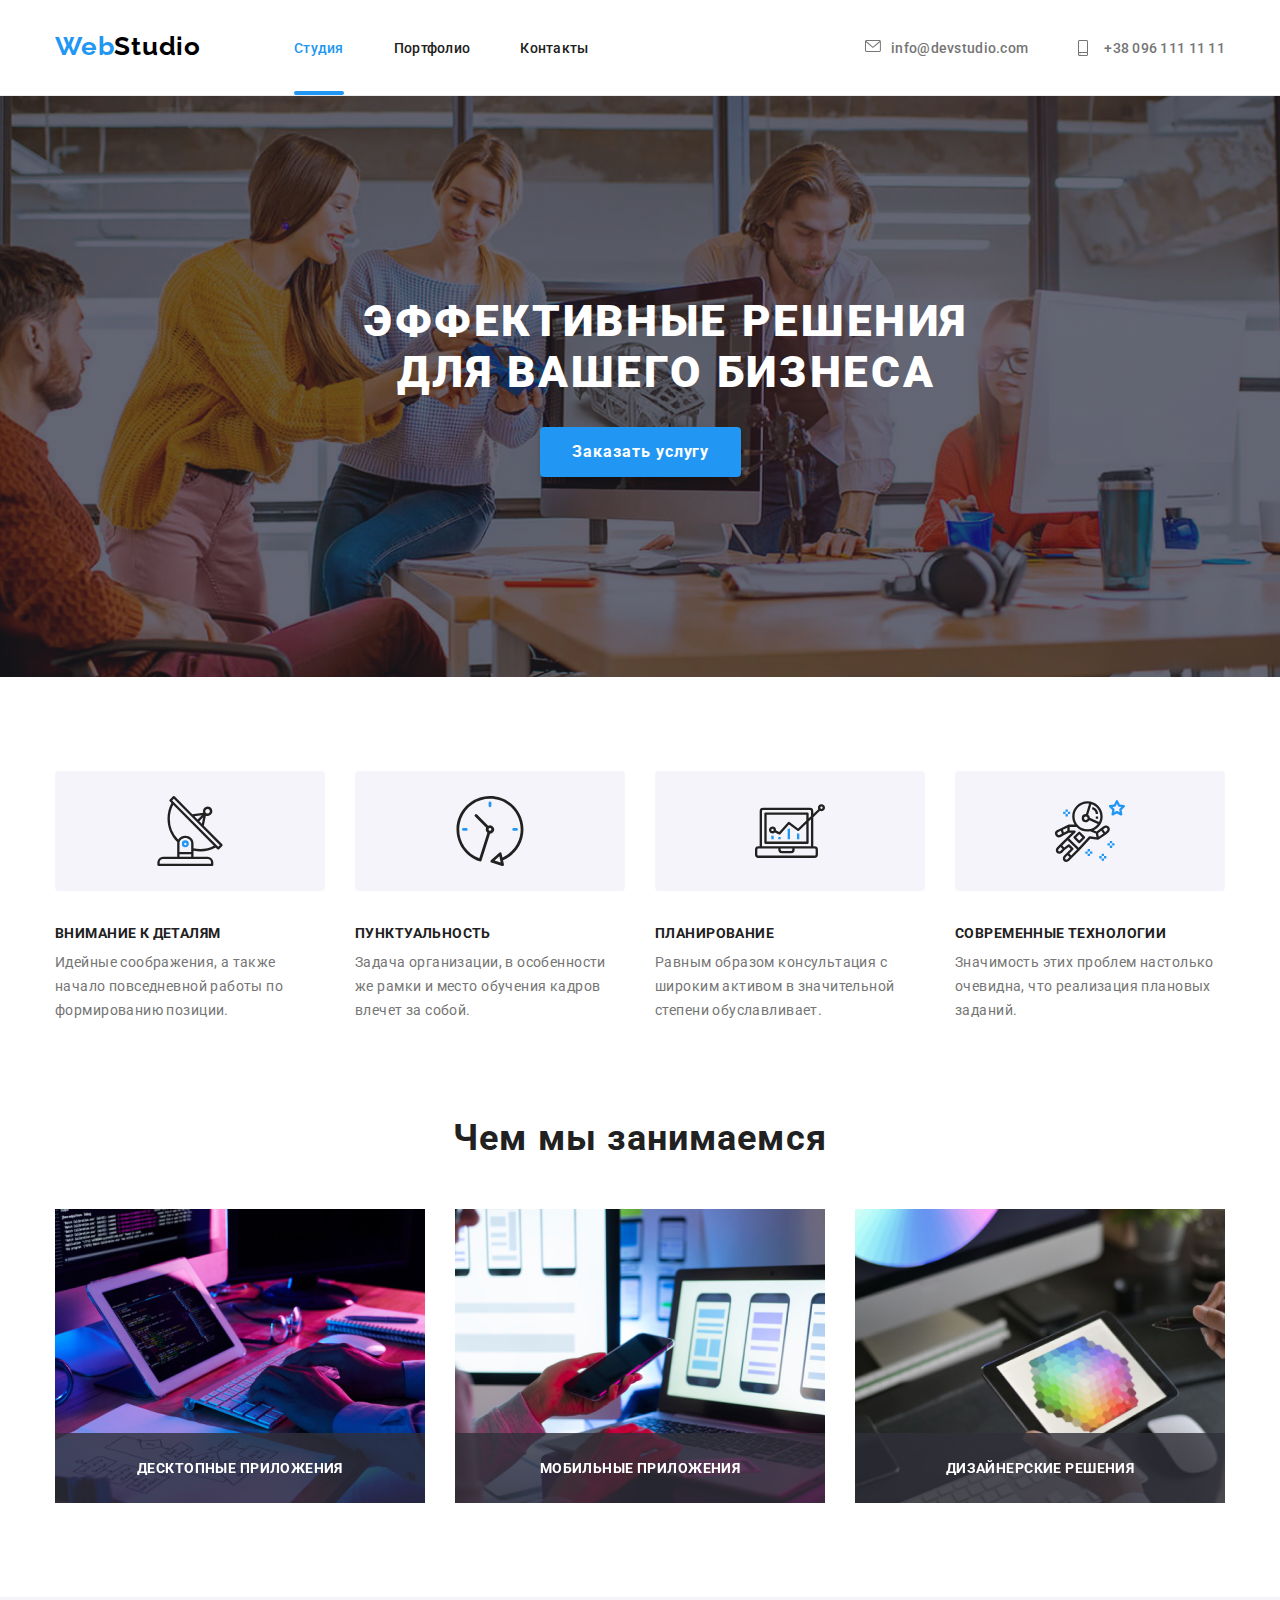
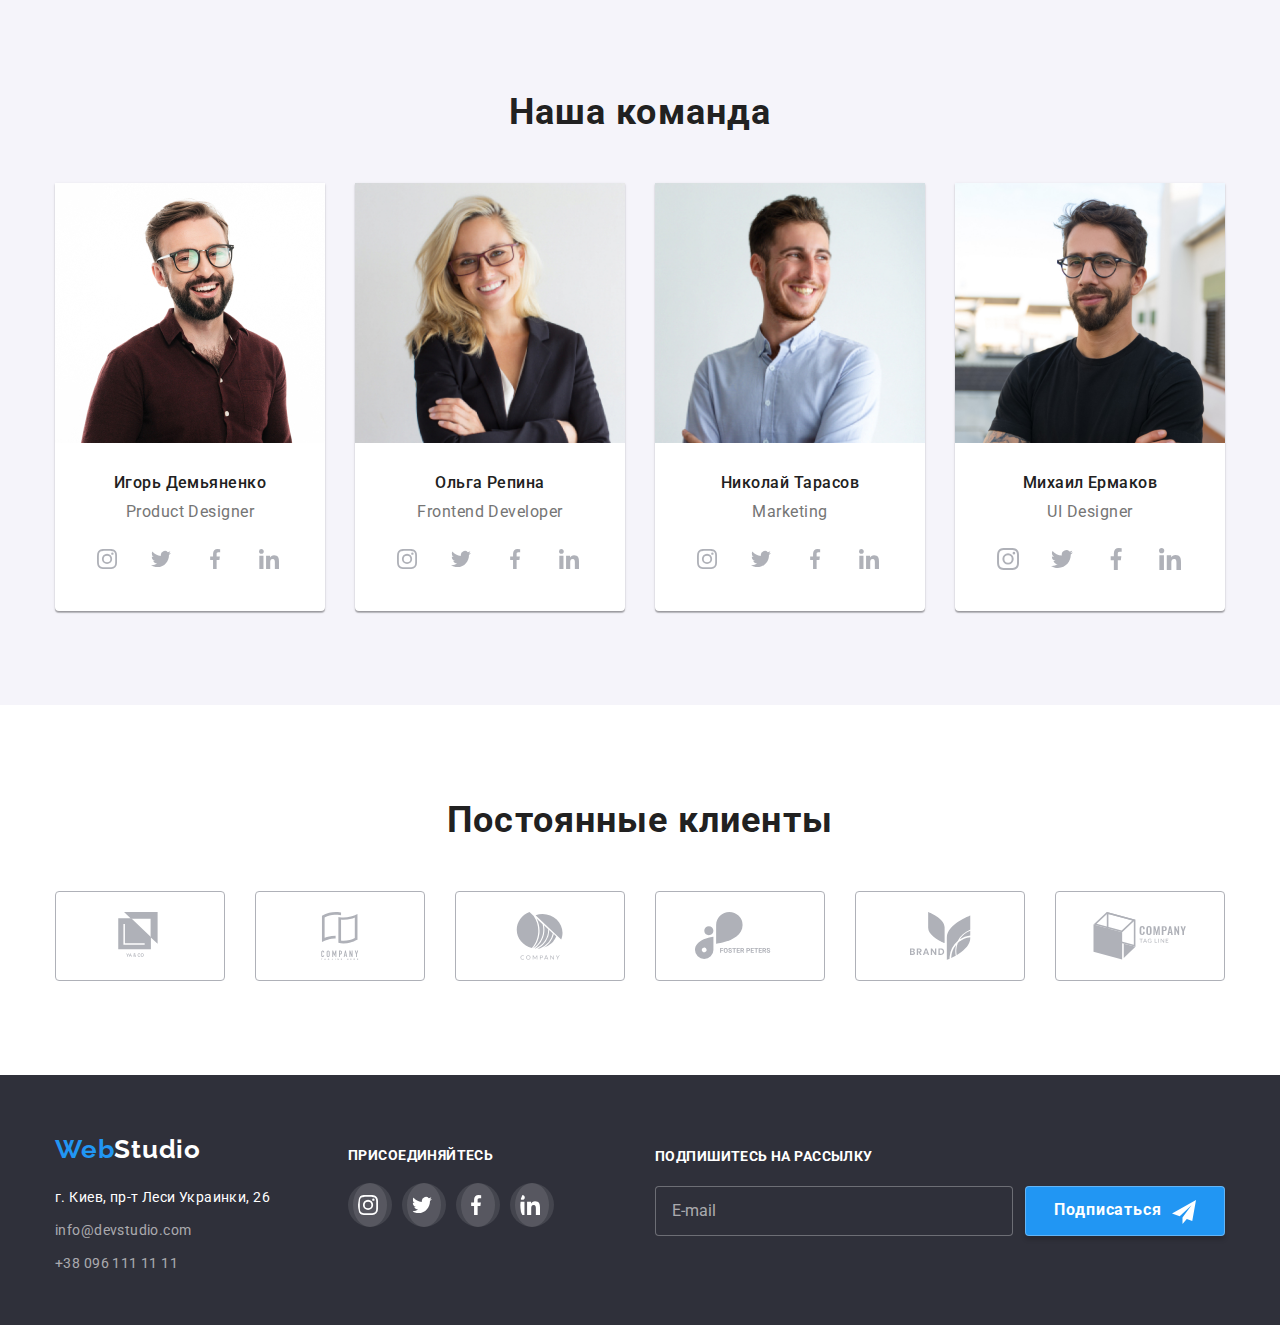
<file: index.html>
<!DOCTYPE html>
<html lang="ru">
<head>
    <meta charset="UTF-8">
    <meta name="viewport" content="width=device-width, initial-scale=1.0">
    <title>Web Studio</title>
    <link rel="stylesheet" href="./css/modern-normalize.css">
    <link rel="stylesheet" href="./css/styles.css">
    <link rel="preconnect" href="https://fonts.gstatic.com">
    <link href="https://fonts.googleapis.com/css2?family=Raleway:wght@700&family=Roboto:wght@400;500;700;900&display=swap" rel="stylesheet">
</head>
<body>
    <header class="header">
        <div class="container">
            <nav class="page-nav">
                <a class="logo1" href="#">Web<span class="logo-part2">Studio</span></a>
                <ul class="nav">
                    <li>
                        <a class="nav-current" href="#">Студия</a>                
                    </li>
                    <li>
                        <a class="nav-top" href="./portfolio.html">Портфолио</a>                
                    </li>
                    <li>
                        <a class="nav-top" href="#">Контакты</a>                
                    </li>
                </ul>
                <ul class="contact-list">
                    <li class="cont-l">
                    <a class="contacts" href="mailto:info@devstudio.com">
                        <svg class="icn">
                            <use href="./images/icons/symbols.svg#envelope" width="16px" height="12px"></use>
                        </svg>
                        info@devstudio.com</a>  
                    </li>
                    <li class="cont-l">
                        <a class="contacts" href="tel:+380961111111">
                        <svg class="icn">
                            <use href="./images/icons/symbols.svg#smartphone" width="10px" height="16px"></use>
                        </svg>
                        +38 096 111 11 11</a> 
                    </li>
                </ul>
            </nav>
        </div>
    </header>
    <main>
        <section class="hero">
            <div class="container">
            <h1 class="title-main">Эффективные решения <br/>
                для вашего бизнеса</h1>
                <button class="hero-button" data-open-modal>Заказать услугу</button>
            </div>
            <div class="backdrop is-hidden" data-backdrop>
                <div class="modal">
                    <button class="modal-button" data-close-modal>
                        <svg class="close-icon">
                            <use href="./images/icons/symbols.svg#icon-close"></use>
                        </svg>
                    </button>
                    <p class="modal-title">Оставьте свои данные, мы вам перезвоним</p>
                    <div class="input-container">
                        <label class="form-label" for="name">Имя</label>
                        <input class="input-area" type="text" name="name" id="name" placeholder="">
                        <svg class="icon-label" width="18" height="18">
                            <use href="./images/icons/symbols.svg#icon-name"></use>
                        </svg>
                    </div>
                    <div class="input-container">
                        <label class="form-label" for="tel">Телефон</label>
                        <input class="input-area" type="tel" name="tel" id="tel" placeholder="">
                        <svg class="icon-label" width="18" height="18">
                            <use href="./images/icons/symbols.svg#icon-phone"></use>
                        </svg>
                    </div>
                    <div class="input-container">
                        <label class="form-label" for="mail">Почта</label>
                        <input class="input-area" type="email" name="mail" id="mail" placeholder="">
                        <svg class="icon-label" width="18" height="18">
                            <use href="./images/icons/symbols.svg#icon-email"></use>
                        </svg>
                    </div>
                    <div class="input-container">
                        <label class="form-label" for="comment">Комментарий
                            <textarea class="comment" rows="5" name="comment" id="comment" placeholder="Введите текст"></textarea>
                        </label> 
                    </div>
                    <div class="checkbox">
                        <label>
                            <input class="input-checkbox" tclass="input-area" type="checkbox" name="agreement">
                            <svg class="icon-checkbox" width="18" height="18">
                                <use href="./images/icons/symbols.svg#kvadrat"></use>
                            </svg>
                            <svg class="icon-checkbox2" width="18" height="18">
                                <use href="./images/icons/symbols.svg#icon-check"></use>
                            </svg>
                            Соглашаюсь с рассылкой и принимаю <a href="#">Условия договора</a></label>
                    </div>
                    <button class="modal-button-send">Отправить</button>
                </div>
            </div>
            <script>
                const refs = {
                    openModalBtn: document.querySelector("[data-open-modal]"),
                    closeModalBtn: document.querySelector("[data-close-modal]"),
                    backdrop: document.querySelector("[data-backdrop]"),
                };
                refs.openModalBtn.addEventListener("click", toggleModal);
                refs.closeModalBtn.addEventListener("click", toggleModal);
                refs.backdrop.addEventListener("click", logBackdropClick);

                function toggleModal() {
                    refs.backdrop.classList.toggle("is-hidden");
                }
            </script>
        </section>
         <!--Особенности-->
        <section class="features-section">
            <div class="container">
                <ul class="features">
                    <li class="items">
                        <div class="features-descr">
                            <svg class="icon-features">
                                <use href="./images/icons/symbols.svg#antenna"></use>
                            </svg>
                            <h3 class="title-h3">Внимание к деталям</h3>
                            <p class="text">Идейные соображения, а также начало повседневной работы по формированию позиции.</p>
                        </div>
                    </li>
                    <li class="items">
                        <div class="features-descr">
                            <svg class="icon-features">
                                <use href="./images/icons/symbols.svg#clock"></use>
                            </svg>
                            <h3 class="title-h3">Пунктуальность</h3>
                            <p class="text">Задача организации, в особенности же рамки и место обучения кадров влечет за собой.</p>
                        </div>
                    </li>
                    <li class="items">
                        <div class="features-descr">
                            <svg class="icon-features">
                                <use href="./images/icons/symbols.svg#diagram"></use>
                            </svg>
                            <h3 class="title-h3">Планирование</h3>
                            <p class="text">Равным образом консультация с широким активом в значительной степени обуславливает.</p>
                        </div>
                    </li>
                    <li class="items">
                        <div class="features-descr">
                            <svg class="icon-features">
                                <use href="./images/icons/symbols.svg#astronaut"></use>
                            </svg>
                            <h3 class="title-h3">Современные технологии</h3>
                            <p class="text">Значимость этих проблем настолько очевидна, что реализация плановых заданий.</p>
                        </div>
                    </li>
                </ul>
            </div>
        </section>
        <section>
            <div class="container">
                <h2 class="title-h2">Чем мы занимаемся</h2>
                <ul class="foto-works">
                    <li>
                        <img src="./images/img1.jpg" alt="img" width="370">
                        <h3 class="title-h3">Десктопные приложения</h3>
                    </li>
                    <li>
                        <img src="./images/img2.jpg" alt="img" width="370">
                        <h3 class="title-h3">Мобильные приложения</h3>
                    </li>
                    <li>
                        <img src="./images/img3.jpg" alt="img" width="370">
                        <h3 class="title-h3">Дизайнерские решения</h3>
                    </li>
                </ul>
            </div>
        </section>
        <section class="team">
            <div class="container">
                <h2 class="title-h2">Наша команда</h2>
                <ul class="team-list">
                    <li class="team-card">
                        <div class="team-member">
                            <img src="./images/photo1.jpg" alt="img" width="270" height="260">
                            <h3 class="title-name">Игорь Демьяненко</h3>
                            <p class="prof">Product Designer</p>
                            <ul class="social-links">
                                <li class="socail-link">
                                    <a href="#">
                                        <svg>
                                            <use href="./images/icons/symbols.svg#instagram" width="20"></use>
                                        </svg>
                                    </a>
                                </li>
                                <li class="socail-link">
                                    <a href="#">
                                        <svg>
                                            <use href="./images/icons/symbols.svg#twitter" width="20"></use>
                                        </svg>
                                    </a>
                                </li>
                                <li class="socail-link">
                                    <a href="#">
                                        <svg>
                                            <use href="./images/icons/symbols.svg#fb" width="20"></use>
                                        </svg>
                                    </a>
                                </li>
                                <li class="socail-link">
                                    <a href="#">
                                        <svg>
                                            <use href="./images/icons/symbols.svg#linkedin" width="20"></use>
                                        </svg>
                                    </a>
                                </li>
                            </ul>
                        </div>
                    </li>
                    <li class="team-card">
                        <div class="team-member">
                            <img src="./images/photo2.jpg"  alt="img" width="270" height="260">
                            <h3 class="title-name">Ольга Репина</h3>
                            <p class="prof">Frontend Developer</p>
                            <ul class="social-links">
                                <li class="socail-link">
                                    <a href="#">
                                        <svg>
                                            <use href="./images/icons/symbols.svg#instagram" width="20"></use>
                                        </svg>
                                    </a>
                                </li>
                                <li class="socail-link">
                                    <a href="#">
                                        <svg>
                                            <use href="./images/icons/symbols.svg#twitter" width="20"></use>
                                        </svg>
                                    </a>
                                </li>
                                <li class="socail-link">
                                    <a href="#">
                                        <svg>
                                            <use href="./images/icons/symbols.svg#fb" width="20"></use>
                                        </svg>
                                    </a>
                                </li>
                                <li class="socail-link">
                                    <a href="#">
                                        <svg>
                                            <use href="./images/icons/symbols.svg#linkedin" width="20"></use>
                                        </svg>
                                    </a>
                                </li>
                            </ul>
                        </div>
                    </li>
                    <li class="team-card">
                        <div class="team-member">     
                            <img src="./images/photo3.jpg"  alt="img" width="270" height="260">
                            <h3 class="title-name">Николай Тарасов</h3>
                            <p class="prof">Marketing</p>
                            <ul class="social-links">
                                <li class="social-link">
                                    <a href="#">
                                        <svg>
                                            <use href="./images/icons/symbols.svg#instagram" width="20"></use>
                                        </svg>
                                    </a>
                                </li>
                                <li class="social-link">
                                    <a href="#">
                                        <svg>
                                            <use href="./images/icons/symbols.svg#twitter" width="20"></use>
                                        </svg>
                                    </a>
                                </li>
                                <li class="social-link">
                                    <a href="#">
                                        <svg>
                                            <use href="./images/icons/symbols.svg#fb" width="20"></use>
                                        </svg>
                                    </a>
                                </li>
                                <li class="social-link">
                                    <a href="#">
                                        <svg>
                                            <use href="./images/icons/symbols.svg#linkedin" width="20"></use>
                                        </svg>
                                    </a>
                                </li>
                            </ul>
                        </div>
                    </li>
                    <li class="team-card">
                        <div class="team-member">
                            <img src="./images/photo4.jpg"  alt="img" width="270" height="260">
                            <h3 class="title-name">Михаил Ермаков</h3>
                            <p class="prof">UI Designer</p>
                            <ul class="social-links">
                                <li class="socail-link">
                                    <a href="#">
                                        <svg>
                                            <use href="./images/icons/symbols.svg#instagram" width="22"></use>
                                        </svg>
                                    </a>
                                </li>
                                <li class="socail-link">
                                    <a href="#">
                                        <svg>
                                            <use href="./images/icons/symbols.svg#twitter" width="22"></use>
                                        </svg>
                                    </a>
                                </li>
                                <li class="socail-link">
                                    <a href="#">
                                        <svg>
                                            <use href="./images/icons/symbols.svg#fb" width="22"></use>
                                        </svg>
                                    </a>
                                </li>
                                <li class="socail-link">
                                    <a href="#">
                                        <svg>
                                            <use href="./images/icons/symbols.svg#linkedin" width="22"></use>
                                        </svg>
                                    </a>
                                </li>
                            </ul>
                        </div>
                    </li>
                </ul>
            </div>
        </section>
        <section class="clients">
            <div class="container">
                <h2 class="title-h2">Постоянные клиенты</h2>
                <ul class="client-icons">
                    <li class="client-box">
                        <a href="#">
                        <svg class="client-icon">
                            <use href="./images/icons/symbols.svg#logo-1"></use>
                        </svg>
                        </a>
                    </li>
                    <li class="client-box">
                        <a href="#">
                        <svg class="client-icon">
                            <use href="./images/icons/symbols.svg#logo-2"></use>
                        </svg>
                        </a>
                    </li>
                    <li class="client-box">
                        <a href="#">
                        <svg class="client-icon">
                            <use href="./images/icons/symbols.svg#logo-3"></use>
                        </svg>
                        </a>
                    </li>
                    <li class="client-box">
                        <a href="#">
                        <svg class="client-icon">
                            <use href="./images/icons/symbols.svg#logo-4"></use>
                        </svg>
                        </a>    
                    </li>
                    <li class="client-box">
                        <a href="#">
                        <svg class="client-icon">
                            <use href="./images/icons/symbols.svg#logo-5"></use>
                        </svg>
                        </a>
                    </li>
                    <li class="client-box">
                        <a href="#">
                        <svg class="client-icon">
                            <use href="./images/icons/symbols.svg#logo-6"></use>
                        </svg>
                        </a>
                    </li>
                </ul>
            </div>
        </section>
    </main>
    <footer class="footer">
        <div class="container">
            <div class="adress-cont">
                <div class="logo-footer">
                     <a class="logo1" href="#">Web<span class="logo-part2-2">Studio</span></a>
                </div>
                <address class="address">
                    <a class="street" href ="#">г. Киев, пр-т Леси Украинки, 26</a>
                    <a class="footer-contacts" href="mailto:info@devstudio.com">info@devstudio.com</a>  
                    <a class="footer-contacts" href="tel:+380961111111">+38 096 111 11 11</a>  
                </address>
            </div>
            <div class="footer-social-links">
                <p class="social-title">Присоединяйтесь</p>
                <ul class="social-links">
                    <li>
                        <a href="#">
                            <svg>
                                <use href="./images/icons/symbols.svg#instagram" width="20"></use>
                            </svg>
                        </a>
                    </li>
                    <li>
                        <a href="#">
                            <svg>
                                <use href="./images/icons/symbols.svg#twitter" width="20"></use>
                            </svg>
                        </a>
                    </li>
                    <li>
                        <a href="#">
                            <svg>
                                <use href="./images/icons/symbols.svg#fb" width="20"></use>
                            </svg>
                        </a>
                    </li>
                    <li>
                        <a href="#">
                            <svg>
                                <use href="./images/icons/symbols.svg#linkedin" width="20"></use>
                            </svg>
                        </a>
                    </li>
                </ul>
            </div>
            <div class="subscribe-container">
                <form class="subscribe">
                    <label for="email" class="social-title">Подпишитесь на рассылку</label>
                    <div class="mail-button">
                        <input class="email-input" type="email" name=E-mail"" id="email" placeholder="E-mail">
                        <button class="subscribe-button">Подписаться
                            <svg class="icon-subscribe" width="24" height="24">
                                <use href="./images/icons/symbols.svg#iconsend"></use>
                            </svg>
                        </button
                    </div>
                </form>
            </div>
    </div>
    </footer>
</body>
</html>
</file>
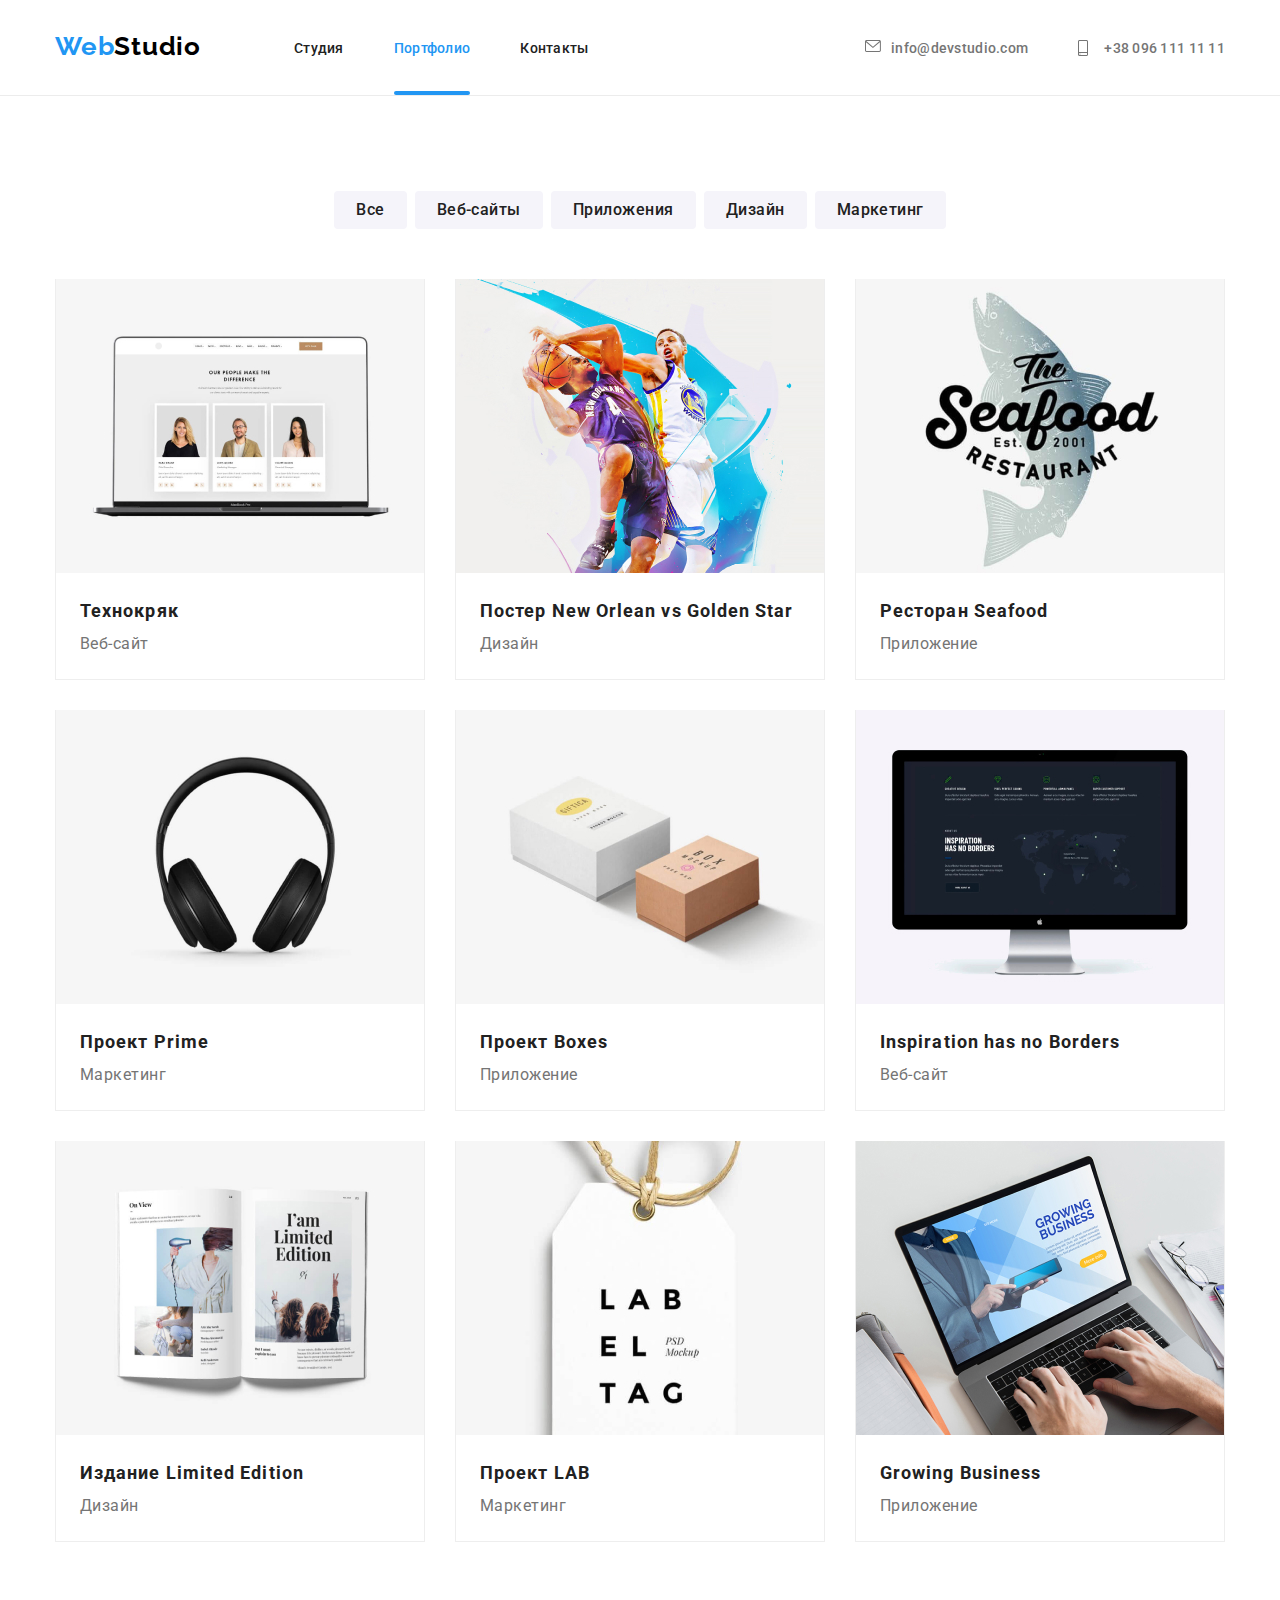
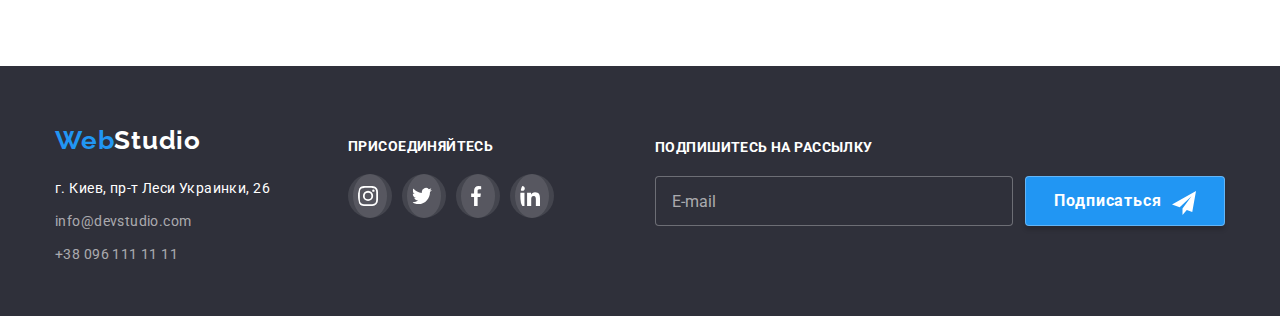
<file: portfolio.html>
<!DOCTYPE html>
<html lang="ru">
<head>
    <meta charset="UTF-8">
    <meta name="viewport" content="width=device-width, initial-scale=1.0">
    <title>Portfolio</title>
    <link rel="stylesheet" href="./css/modern-normalize.css">
    <link rel="stylesheet" href="./css/styles.css">
    <link rel="preconnect" href="https://fonts.gstatic.com">
    <link href="https://fonts.googleapis.com/css2?family=Raleway:wght@700&family=Roboto:wght@400;500;700;900&display=swap" rel="stylesheet">

</head>
<body>
    <header class="header">
        <div class="container">
            <nav class="page-nav">
                <a class="logo1" href="#">Web<span class="logo-part2">Studio</span></a>
                <ul class="nav">
                    <li>
                        <a class="nav-top" href="./index.html">Студия</a>                
                    </li>
                    <li>
                        <a class="nav-current" href="#">Портфолио</a>                
                    </li>
                    <li>
                        <a class="nav-top" href="#">Контакты</a>                
                    </li>
                </ul>
                <ul class="contact-list">
                    <li class="cont-l">
                    <a class="contacts" href="mailto:info@devstudio.com">
                        <svg class="icn">
                            <use href="./images/icons/symbols.svg#envelope" width="16px" height="12px"></use>
                        </svg>
                        info@devstudio.com</a>  
                    </li>
                    <li class="cont-l">
                        <a class="contacts" href="tel:+380961111111">
                        <svg class="icn">
                            <use href="./images/icons/symbols.svg#smartphone" width="10px" height="16px"></use>
                        </svg>
                        +38 096 111 11 11</a> 
                    </li>
                </ul>
            </nav>
        </div>
    </header>
    <main>
        <h1 class="invisible">Портфолио</h1>
        <section class="portfolio-top">
            <div class="container">
                <ul class="portfolio-btn">
                    <li>
                        <button class="buttons-portfolio">Все</button>
                    </li>
                    <li>
                        <button class="buttons-portfolio">Веб-сайты</button>
                    </li>
                    <li>
                        <button class="buttons-portfolio">Приложения</button>
                    </li>
                    <li>
                        <button class="buttons-portfolio">Дизайн</button>
                    </li>
                    <li>
                        <button class="buttons-portfolio">Маркетинг</button>
                    </li>
                </ul>
                <ul class="works-list">
                    <li>
                        <div class="works-box">
                            <a href="#">
                                <div class="thumb-portfolio">
                                    <div class="overlay">
                                        <p>Технокряк это современная площадка распространения коронавируса. Компании используют эту платформу для цифрового шпионажа и атак на защищённые сервера конкурентов.</p>
                                    </div>
                                    <img src="./images/img21.jpg" alt="img" width="370" height="294">
                                </div>
                                <div class="work-inf">
                                    <h2 class="titles-portfolio">Технокряк</h2>
                                    <p class="text-portfolio">Веб-сайт</p>
                                    <!-- <p class="work-description">Технокряк это современная площадка распространения коронавируса. Компании используют эту платформу для цифрового шпионажа и атак на защищённые сервера конкурентов.</p> -->
                                </div>
                            </a>
                        </div>
                    </li>
                    <li>
                        <div class="works-box">
                            <a href="#">
                                <div class="thumb-portfolio">
                                    <div class="overlay">
                                        <p>Описание</p>
                                    </div>
                                    <img src="./images/img22.jpg" alt="img" width="370" height="294">
                                </div>
                                <div class="work-inf">
                                    <h2 class="titles-portfolio">Постер New Orlean vs Golden Star</h2>
                                    <p class="text-portfolio">Дизайн</p>
                                    <!-- <p class="work-description"></p> -->
                                </div>
                            </a>
                        </div>
                    </li>
                    <li>
                        <div class="works-box">
                            <a href="#">
                                <div class="thumb-portfolio">
                                    <div class="overlay">
                                        <p>Описание</p>
                                    </div>
                                    <img src="./images/img23.jpg" alt="img" width="370" height="294">
                                </div>
                                <div class="work-inf">
                                    <h2 class="titles-portfolio">Ресторан Seafood</h2>
                                    <p class="text-portfolio">Приложение</p>
                                </div>
                            </a>
                        </div>
                    </li>
                    <li>
                        <div class="works-box">
                            <a href="#">
                                <div class="thumb-portfolio">
                                    <div class="overlay">
                                        <p>Описание</p>
                                    </div>
                                    <img src="./images/img24.jpg" alt="img" width="370" height="294">
                                </div>
                                <div class="work-inf">
                                    <h2 class="titles-portfolio">Проект Prime</h2>
                                    <p class="text-portfolio">Маркетинг</p>
                                </div>
                            </a>
                        </div>
                    </li>
                    <li>
                        <div class="works-box">
                            <a href="#">
                                <div class="thumb-portfolio">
                                    <div class="overlay">
                                        <p>Описание</p>
                                    </div>
                                    <img src="./images/img25.jpg" alt="img" width="370" height="294">
                                </div>
                                <div class="work-inf">
                                    <h2 class="titles-portfolio">Проект Boxes</h2>
                                    <p class="text-portfolio">Приложение</p>
                                </div>
                            </a>
                        </div>
                    </li>
                    <li>
                        <div class="works-box">
                            <a href="#">
                                <div class="thumb-portfolio">
                                    <div class="overlay">
                                        <p>Описание</p>
                                    </div>
                                    <img src="./images/img26.jpg" alt="img" width="370" height="294">
                                </div>
                                <div class="work-inf">
                                    <h2 class="titles-portfolio">Inspiration has no Borders</h2>
                                    <p class="text-portfolio">Веб-сайт</p>
                                </div>
                            </a>
                        </div>
                    </li>
                    <li>
                        <div class="works-box">
                            <a href="#">
                                <div class="thumb-portfolio">
                                    <div class="overlay">
                                        <p>Описание</p>
                                    </div>
                                    <img src="./images/img27.jpg" alt="img" width="370" height="294">
                                </div>
                                <div class="work-inf">
                                    <h2 class="titles-portfolio">Издание Limited Edition</h2>
                                    <p class="text-portfolio">Дизайн</p>
                                    <!-- <p class="work-description"></p> -->
                                </div>
                            </a>
                        </div>
                    </li>
                    <li>
                        <div class="works-box">
                            <a href="#">
                                <div class="thumb-portfolio">
                                    <div class="overlay">
                                        <p>Описание</p>
                                    </div>
                                    <img src="./images/img28.jpg" alt="img" width="370" height="294">
                                </div>
                                <div class="work-inf">
                                    <h2 class="titles-portfolio">Проект LAB</h2>
                                    <p class="text-portfolio">Маркетинг</p>
                                        <!-- <p class="work-description"></p> -->
                                </div>
                            </a>
                        </div>
                    </li>
                    <li>
                        <div class="works-box">
                            <a href="#">
                                <div class="thumb-portfolio">
                                    <div class="overlay">
                                        <p>Описание</p>
                                    </div>  
                                    <img class="foto-w" src="./images/img29.jpg" alt="img" width="370" height="294">
                                </div>
                                <div class="work-inf">
                                    <h2 class="titles-portfolio">Growing Business</h2>
                                    <p class="text-portfolio">Приложение</p>
                                    <!-- <p class="work-description"></p> -->
                                </div>
                            </a>
                        </div>
                    </li>
                </ul>
            </div>
        </section>
    </main>
    <footer class="footer">
        <div class="container">
            <div class="adress-cont">
                <div class="logo-footer">
                     <a class="logo1" href="#">Web<span class="logo-part2-2">Studio</span></a>
                </div>
                <address class="address">
                    <a class="street" href ="#">г. Киев, пр-т Леси Украинки, 26</a>
                    <a class="footer-contacts" href="mailto:info@devstudio.com">info@devstudio.com</a>  
                    <a class="footer-contacts" href="tel:+380961111111">+38 096 111 11 11</a>  
                </address>
            </div>
            <div class="footer-social-links">
                <p class="social-title">Присоединяйтесь</p>
                <ul class="social-links">
                    <li>
                        <a href="#">
                            <svg>
                                <use href="./images/icons/symbols.svg#instagram" width="20"></use>
                            </svg>
                        </a>
                    </li>
                    <li>
                        <a href="#">
                            <svg>
                                <use href="./images/icons/symbols.svg#twitter" width="20"></use>
                            </svg>
                        </a>
                    </li>
                    <li>
                        <a href="#">
                            <svg>
                                <use href="./images/icons/symbols.svg#fb" width="20"></use>
                            </svg>
                        </a>
                    </li>
                    <li>
                        <a href="#">
                            <svg>
                                <use href="./images/icons/symbols.svg#linkedin" width="20"></use>
                            </svg>
                        </a>
                    </li>
                </ul>
            </div>
            <div class="subscribe-container">
                <form class="subscribe">
                    <label for="email" class="social-title">Подпишитесь на рассылку</label>
                    <div class="mail-button">
                        <input class="email-input" type="email" name=E-mail"" id="email" placeholder="E-mail">
                        <button class="subscribe-button">Подписаться
                            <svg class="icon-subscribe" width="24" height="24">
                                <use href="./images/icons/symbols.svg#iconsend"></use>
                            </svg>
                        </button
                    </div>
                </form>
            </div>
    </div>
    </footer>
</body>
</html>
</file>
<file: css/styles.css>
:root {
    --blue-color: #2196F3;
    --black-logo: #000000;
    --white-color: #FFFFFF;
    --h2h3-color: #212121;
    --main-color: #757575;
    --footer-contacts-color: rgba(255, 255, 255, 0.6);
    --social-links: #AFB1B8;
    --bg-footer-icons: rgba(255, 255, 255, 0.1);

}
*::before, *::after{
    box-sizing: border-box;
}
body,
a {
    font-family: 'Roboto', sans-serif;
}
p, h2, h3, h1 {
    margin:0;
}

ul{
    list-style: none;
    margin: 0;
    padding: 0;
}
img {
    display: block;
}
.icn{
    display: block;
    justify-content: center;
    align-items: center;
    max-width: 16px;
    max-height: 16px;
    fill: var(--main-color);
    margin-right: 10px;
}
.container {
    padding: 0 15px;
    margin: 0 auto;
    width: 1200px;
            }

.logo1 {
    color: var(--blue-color);
    font-family: "Raleway", sans-serif;
    font-weight: 700;
    letter-spacing: 0.03em;
    height: 31px;
    font-size: 26px;
}
.logo-part2 {
    color: var(--black-logo);
}
.logo-part2-2{
    color: var(--white-color);
}

.nav{
    font-weight: 500;
    letter-spacing: 0.02em;
    font-size: 14px;
    line-height: 16px;
    display: flex;
    align-items: center;
    margin-left: 93px;
}
.page-nav{
    display: flex;
    align-items: center;
}
.header{
    padding-top: 32px;
    padding-bottom: 32px;
    border-bottom: 1px solid #ECECEC;
}
.nav li:not(:first-child){
    margin-left: 50px;
}

.nav-current{
    color: var(--blue-color);
    position: relative;
}
.nav-current::after {
    position: absolute;
    content: "";
    display: block;
    width: 100%;
    height: 4px;
    border-radius: 2px;
    background-color: var(--blue-color);
    margin: 0 auto;
    margin-top: 35px;
    margin-bottom: 0;
   
}
.nav-top {
    color: var(--h2h3-color);

    transition: color 500ms cubic-bezier(0.4, 0, 0.2, 1);
}
.nav-top:focus,
.nav-top:hover {
    color: var(--blue-color);
}
.contact-list{
    display: flex;
    justify-content: flex-end;
    margin-left: auto;
    align-items: center;
}
.contact-list li:last-child{
    margin-left: 50px;
}

.cont-l,
.cont-l a,
.cont-l svg{
    display: flex;
    align-items: center;
    transition: color 250ms cubic-bezier(0.4, 0, 0.2, 1), fill 250ms cubic-bezier(0.4, 0, 0.2, 1);
}
.contact-list svg{
    max-width: 16px;
}
.cont-l a{
    color: var(--main-color);
    font-weight: 500;
    font-size: 14px;
    line-height: 16px;
    letter-spacing: 0.02em;
}

.contacts:focus,
.contacts:hover,
.icn:focus,
.icn:hover {
    color: var(--blue-color);
    fill: var(--blue-color);
}
 .contacts:hover .icn{
     fill: var(--blue-color);
 }
 .contacts:focus .icn{
    fill: var(--blue-color);
}
.hero .container{
    padding: 200px;
    position:relative;
}
.hero{
    background-color: #C4C4C4;
    background-image: linear-gradient(to right, rgba(47,48,58,0.4), rgba(47,48,58,0.4)),
    url(../images/background.jpg);
    background-size: cover;
    background-position: center;
    background-repeat: no-repeat;
    max-width: 1600px;
    padding-bottom: 0;
}
.title-main{
    color: var(--white-color);
    font-weight: 900;
    text-transform: uppercase;
    font-size: 44px;
    letter-spacing: 0.06em;
    text-align: center;
    margin-left: 52px;
}
.title-h3{
    color: var(--h2h3-color);
    font-weight: 700;
    text-transform: uppercase;
    letter-spacing: 0.03em;
    font-size: 14px;
    line-height: 16px;

    margin-bottom: 10px;
}
.hero-button{
    color: var(--white-color);
    font-weight: 700;
    text-align: center;
    letter-spacing: 0.06em;
    font-size: 16px;
    line-height: 1.87;
    background-color: #2196F3;
    padding: 10px 32px; 
    box-shadow: 0px 4px 4px rgba(0, 0, 0, 0.15);
    border-radius: 4px;
    margin-top: 30px;
    margin-left: 300px;
    border: none;
}

.backdrop{
    position: fixed;
    top: 0;
    left: 0;
    width: 100%;
    height: 100%;
    background: rgba(0, 0, 0, 0.2);

}
.backdrop.is-hidden{
    opacity: 0;
    pointer-events: none;
}
.backdrop.is-hidden .modal{
    transform: translate(-50%,-50%) scale(1.1);
}
.modal{
    display: block;
    justify-content: center;
    align-items: center;
    position: absolute;
    top: 50%;
    left: 50%;
    transform: translate(-50%,-50%) scale(1);
    width: 528px;
    height: 581px;
    padding: 40px; 
    
    background: #FFFFFF;
    box-shadow: 0px 1px 3px rgba(0, 0, 0, 0.12), 0px 1px 1px rgba(0, 0, 0, 0.14), 0px 2px 1px rgba(0, 0, 0, 0.2);
    border-radius: 4px;
    transition: transform 250ms cubic-bezier(0.4, 0, 0.2, 1);
}
.modal-button{
    position: absolute;
    top: 8px;
    right: 8px;
    width:30px;
    height: 30px;
    background: #FFFFFF;
    border: 1px solid rgba(0, 0, 0, 0.1);
    border-radius: 50%;
}
.close-icon{
    position: absolute;
    top: 6px;
    right: 6px;
    width: 17px;
    height: 17px;
}
.modal-button:focus .close-icon,
.modal-button:hover .close-icon{
    fill: var(--blue-color);
}
.input-container{
    position: relative;
    display: block;
    margin-top: 10px;
}
.comment{
    height: 120px;
    width: 100%;
    border: 1px solid rgba(33, 33, 33, 0.2);
    border-radius: 4px;
    padding: 12px 16px;
    font-size: 14px;
    letter-spacing: 0.01em;
    text-align: start;
    resize: none;
    margin-top: 4px;
}
.comment::placeholder{
    font-size: 14px;
    letter-spacing: 0.01em;
    color: rgba(117, 117, 117, 0.5);
    text-align: start;
    
}
.form-label{
    display: block;
    margin-bottom: 4px;
    font-size: 12px;
    letter-spacing: 0.01em;
    color: var(--main-color);
    font-weight: 400;
}
.input-area{
    width: 100%;
    height: 40px;
    border: 1px solid rgba(33, 33, 33, 0.2);
    border-radius: 4px;
    padding-left: 42px;
    /* border: 2px solid red; */
}
.input-area:focus{
    border: 2px solid var(--blue-color);
}
.modal-title{
    font-weight: 700;
    color: var(--h2h3-color);
    font-size: 20px;
    letter-spacing: 0.03em;
    line-height: 1.15;
    margin-bottom: 12px;

}
.modal-button-send {
    display: block;
    background: var(--blue-color);
    box-shadow: 0px 4px 4px rgba(0, 0, 0, 0.15);
    border-radius: 4px;
    width: 200px;
    height: 50px;
    padding: 10px 55px;
    color: var(--white-color);
    font-size: 16px;
    line-height: 1.87;
    font-weight: 700;
    text-align: center;
    letter-spacing: 0.06em;
    border: none;
    margin-top: 30px;
    margin-left: auto;
    margin-right: auto;
}

.checkbox{
    position: relative;
    display: flex;
    margin-left: 22px;
    margin-top: 20px;
    font-size: 14px;
    font-weight: 400;
    letter-spacing: 0.03em;
    line-height: 1.71;
}
.checkbox a{
    color: var(--blue-color);
    text-decoration: underline;
}

.icon-label{
    position: absolute;
    top: 50%;
    left: 12px;
}
.input-area:focus + .icon-label,
.input-area:hover + .icon-label {
    fill: var(--blue-color);
}
.input-area:focus,
.input-area:hover {
    outline: none;
    border: 1px solid var(--blue-color);
}
.icon-checkbox{
    position: absolute;
    top: 2px;
    left: -5px;
    background-color: #FFFFFF;
}
.icon-checkbox2{
    position: absolute;
    top: 2px;
    left: -5px;
    background-color: #FFFFFF;
    visibility: hidden;
    transition: visibility;
   
}
.input-checkbox:checked ~ .icon-checkbox2{
    visibility: visible;
}

.comment:focus,
.comment:hover {
    outline: none;
    border: 1px solid var(--blue-color);  
}
.features{
    display: flex;
}
.icon-features {
    display: inline-block;
    width: 270px;
    height: 120px;
    background: #F5F4FA;
    border-radius: 4px;
    padding-top: 25px;
    padding-bottom: 25px;
}
.features-section, 
.team,
.clients{
    padding-top: 94px;
}
.portfolio-top {
    padding-top: 58px;
}
.features-descr svg {
    margin-bottom: 30px;
}
.team{
    background: #F5F4FA;
}
.features-descr{
    width: 270px;
}
.features li:not(:first-child){  
    margin-left: 30px;    
}
.items{
    /* width: 270px; */
}
.text{
    color: var(--main-color);
    font-weight: 400;
    letter-spacing: 0.03em;
    font-size: 14px;
    line-height: 1.71em;
    margin:0;
}

.social-links{
    display: flex;
    justify-content: center;
    padding-top: 16px;
}
.social-links li{
    display: flex;
    justify-content: center;
    align-items: center;
    fill: currentColor;
    width: 44px;
    height: 44px;
   
}
.social-links li:not(:first-child){
    margin-left:10px;
}
.social-links a,
.social-links svg {
    display: flex;
    justify-content: center;
    align-items: center;
    width: inherit;
    height: inherit;
    fill: var(--social-links);
    padding: 5px;
    transition: color 250ms cubic-bezier(0.4, 0, 0.2, 1), background-color 250ms cubic-bezier(0.4, 0, 0.2, 1), border-radius 250ms cubic-bezier(0.4, 0, 0.2, 1);

}
.social-links a:hover,
.social-links svg:hover,
.social-links a:focus,
.social-links svg:focus {
    background-color: var(--blue-color);
    border-radius: 50%;
    fill: white;
}
.social-links a:hover svg{
    fill: var(--white-color);
}
.social-links a:focus svg{
    fill: var(--white-color);
}
.foto-works{
    display: flex;
    position: relative;
}
.foto-works li:not(:first-child){
    margin-left: 30px;
}
.foto-works .title-h3{
    position: absolute;
    bottom: 0;
    margin: 0;
    color: var(--white-color);
    padding-top: 27px;
    padding-bottom: 27px;
    padding-left: auto;
    padding-right: auto;
    text-align: center;
    background: rgba(47, 48, 58, 0.8);
    width: 370px;
}
.team-card:not(:first-child){
    margin-left: 30px;
}
.title-h2{
    color: var(--h2h3-color);
    font-weight: 700;
    letter-spacing: 0.03em;
    font-size: 36px;
    line-height: 42px;
    text-align: center;
    margin-bottom: 50px;
}
.team-list{
    display: flex;
}

.title-name{
    color: var(--h2h3-color);
    font-weight: 500;
    font-size: 16px;
    line-height: 19px;
    text-align: center;
    letter-spacing: 0.03em;
    margin-top: 30px;
    margin-bottom: 10px;
}
.team-member{
    padding-bottom: 30px;
    background-color: var(--white-color);
    box-shadow: 0px 1px 3px rgba(0, 0, 0, 0.12), 0px 1px 1px rgba(0, 0, 0, 0.14), 0px 2px 1px rgba(0, 0, 0, 0.2);
    border-radius: 0px 0px 4px 4px;
    display:block;
    width: 270px;
    heught:428px;
}

.prof{
    color: var(--main-color);
    font-weight: 400;
    font-size: 16px;
    line-height: 19px;
    letter-spacing: 0.03em;
    text-align: center;
}
.client-box{
    dislay: block;
    width: 170px;
    height: 90px;
    align-items: center;
}
.client-icon {
    display: inline-block;
    border: 1px solid #AFB1B8;
    box-sizing: border-box;
    border-radius: 4px;
    padding: 20px;
}
.client-icons li:not(:first-child){
    margin-left: 30px;
}
.client-icons{
    display:flex;
    justify-content: center;
    align-items: center;
}
.client-icons a,
.client-icons svg {
    display: flex;
    justify-content: center;
    align-items: center;
    width: inherit;
    height: inherit;
    fill: var(--social-links);

    transition: fill 250ms cubic-bezier(0.4, 0, 0.2, 1), border-color 250ms cubic-bezier(0.4, 0, 0.2, 1);
}
.client-box a:hover,
.client-box svg:hover {
    fill: var(--blue-color);
    border-color: var(--blue-color);
}
.client-box a:focus svg{
    fill: var(--blue-color);
    border-color: var(--blue-color);
}
.footer{
    background-color: #2F303A;
    height: 250px;
    padding-top: 60px;
    padding-bottom: 60px;
}
.address{
    font-weight: 400;
    font-size: 14px;
    line-height: 24px;
    letter-spacing: 0.03em;
}
.street{
    color: var(--white-color);
}

.footer-contacts{
    color: var(--footer-contacts-color);
    display: block;
    margin-top: 9px;
}
.social-title{
    font-style: normal;
    font-weight: bold;
    font-size: 14px;
    line-height: 16px;
    letter-spacing: 0.03em;
    text-transform: uppercase;
    color: var(--white-color);
    margin-top: 12px;
    margin-bottom: 20px;
}
.footer-social-links ul{
    padding: 0; 
}
.footer-social-links a,
.footer-social-links svg{
    fill: var(--white-color);
    background-color: var(--bg-footer-icons);
    border-radius: 50%;

    transition: color 250ms cubic-bezier(0.4, 0, 0.2, 1), background-color 250ms cubic-bezier(0.4, 0, 0.2, 1);
}
.footer-social-links li:not(:first-child){
    margin-left: 10px;
}
.subscribe-container{
    margin-left: 93px;
    margin-top: 12px;
}
.mail-button{
    display: flex;
    margin-top: 20px;
}
.email-input{
    padding-top: 15px;
    padding-bottom: 15px;
    padding-left: 16px;
    width: 358px;
    height: 50px;
    background: #2F303A;
    border: 1px solid rgba(255, 255, 255, 0.3);
    border-radius: 4px;
    color: var(--footer-contacts-color);
    font-size: 16px;
    line-height: 1.25;
    font-weight: 400;
}
.subscribe-button{
    display:flex;
    align-items: center;
    justify-content: center;
    margin-left: 12px;
    width: 200px;
    height: 50px;

    background: var(--blue-color);
    box-shadow: 0px 4px 4px rgba(0, 0, 0, 0.15);
    border: 1px solid rgba(255, 255, 255, 0.3);
    border-radius: 4px;
    color: var(--white-color);
    letter-spacing: 0.06em;
    font-size: 16px;
    font-weight: 700;
    padding-top: 10px;
    padding-bottom: 10px;
}
.icon-subscribe{
    fill: white;
    margin-left: 10px;
    margin-top: 3px;
}
.email-input::placeholder {
    color: var(--footer-contacts-color);
    font-size: 16px;
    line-height: 1.25;
    font-weight: 400;
}
.logo-footer{
    margin-bottom: 20px;
}
.adress-cont{
    margin-right: 70px;
}
.footer .container {
display: flex;
justify-content:space-between;
}
.buttons-portfolio{
    font-weight: 500;
    font-size: 16px;
    line-height: 26px;
    text-align: center;
    letter-spacing: 0.03em;
    color: var(--h2h3-color);
    background-color: #F5F4FA;
    padding: 6px 22px;
    border-radius: 4px;
    border: none;
    transition: color 250ms cubic-bezier(0.4, 0, 0.2, 1), background-color 250ms cubic-bezier(0.4, 0, 0.2, 1);
}
.buttons-portfolio:hover,
.buttons-portfolio:focus{
    color: var(--white-color);
    background-color: var(--blue-color);
}
.titles-portfolio{
    color: var(--h2h3-color);
    font-weight:700;
    font-size: 18px;
    line-height: 36px;
    letter-spacing: 0.06em;
}
.work-inf{
    padding: 20px 24px;
}
.works-box{
    border: 1px solid #EEEEEE;
    width: 370px;
    border-top: none;

    transition: box-shadow 250ms cubic-bezier(0.4, 0, 0.2, 1);

}
.works-box:hover{
    box-shadow: 0px 1px 1px rgba(0, 0, 0, 0.12), 0px 4px 4px rgba(0, 0, 0, 0.06), 1px 4px 6px rgba(0, 0, 0, 0.16);
}
.text-portfolio{
    color: var(--main-color);
    font-weight:400;
    font-size: 16px;
    line-height: 30px;
    letter-spacing: 0.03em;
}
.invisible{
    color:rgba(255, 255, 255, 0)
}
.portfolio-btn{
    display: flex;
    justify-content: center;
    margin-bottom: 50px;
}
.portfolio-btn li:not(:first-child){
    margin-left: 8px;
}
.works-list{
    display: flex;
    flex-wrap: wrap;
}
.works-list li:nth-child(3n + 1) {
    margin-right: 30px;
    margin-bottom: 30px;
  }
  .works-list li:nth-child(3n + 2) {
    margin-right: 30px;
    margin-bottom: 30px;
  }
  .thumb-portfolio{
      position: relative;
      overflow: hidden;
  }
  .overlay{
      position: absolute;
      top: 0;
      left: 0;
      width: 100%;
      height: 100%;
      color: var(--white-color);
      font-size: 18px;
      font-weight: 400; 
      line-height: 1.56;
      letter-spacing: 0.03em;
      background: rgba(33, 150, 243, 0.9);
      padding: 63px 24px;

      transform: translateY(100%);
      transition: transform 250ms cubic-bezier(0.4, 0, 0.2, 1);
  }
  .works-box:hover .overlay{
    transform: translateY(0);
  }
  /* .work-description{
      position: absolute;
      top: 0;
      left: 0;
      width: 100%;
      height: 294px;
      opacity: 0;
      transition: 500ms opasity linear;
      color: var(--white-color);
      font-size: 18px;
      font-weight: 400; 
      line-height: 1.56;
      letter-spacing: 0.03em;
      background: rgba(33, 150, 243, 0.9);
      padding: 63px 24px;
  }
  .works-box:hover .work-description{
    opacity: 1;
  } */
section{
    padding-bottom: 94px;
}
</file>
